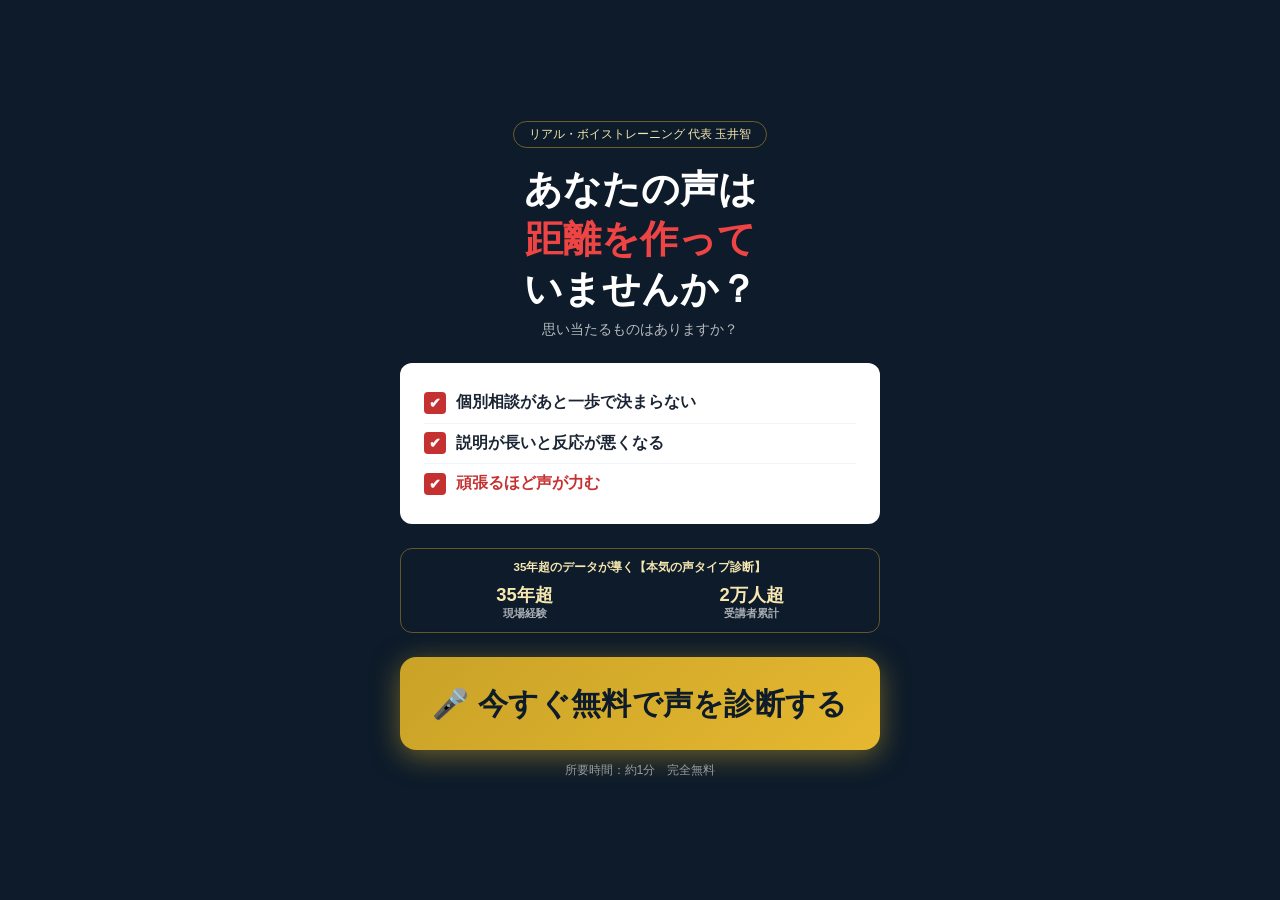
<file: static/lp.html>
<!DOCTYPE html>
<html lang="ja">
<head>
    <meta charset="UTF-8">
    <meta name="viewport" content="width=device-width, initial-scale=1.0">
    <title>本気の声タイプ診断｜玉井智</title>
    <style>
        * { box-sizing: border-box; margin: 0; padding: 0; }

        body {
            font-family: 'Hiragino Kaku Gothic Pro', 'Noto Sans JP', sans-serif;
            background: #0D1B2A;
            color: white;
            min-height: 100vh;
            display: flex;
            flex-direction: column;
            align-items: center;
            justify-content: center;
            padding: 2rem 1.25rem;
        }

        .wrap {
            max-width: 480px;
            width: 100%;
            text-align: center;
        }

        .eyebrow {
            font-size: 0.78rem;
            color: #F7E7B0;
            border: 1px solid rgba(201,162,39,0.5);
            border-radius: 999px;
            display: inline-block;
            padding: 0.25rem 0.9rem;
            margin-bottom: 1rem;
        }

        h1 {
            font-size: clamp(1.7rem, 6vw, 2.4rem);
            font-weight: 900;
            line-height: 1.3;
            margin-bottom: 0.4rem;
        }

        h1 span {
            color: #ef4444;
        }

        .subtitle {
            font-size: 0.88rem;
            color: rgba(255,255,255,0.7);
            margin-bottom: 1.5rem;
        }

        /* チェックリスト */
        .checklist {
            background: white;
            border-radius: 12px;
            padding: 1.25rem 1.5rem;
            margin-bottom: 1.5rem;
            text-align: left;
        }

        .checklist-item {
            display: flex;
            align-items: center;
            gap: 0.65rem;
            padding: 0.55rem 0;
            border-bottom: 1px solid #f1f5f9;
            font-size: 0.97rem;
            color: #1a2433;
            font-weight: 600;
        }

        .checklist-item:last-child {
            border-bottom: none;
        }

        .check-icon {
            width: 22px;
            height: 22px;
            background: #c53030;
            border-radius: 4px;
            display: flex;
            align-items: center;
            justify-content: center;
            flex-shrink: 0;
            color: white;
            font-size: 0.85rem;
            font-weight: bold;
        }

        .checklist-item.red {
            color: #c53030;
        }

        /* 権威性 */
        .authority {
            background: transparent;
            border: 1px solid rgba(201,162,39,0.45);
            border-radius: 12px;
            padding: 0.7rem 1rem;
            margin-bottom: 1.5rem;
        }

        .authority-title {
            font-size: 0.72rem;
            font-weight: 700;
            margin-bottom: 0.45rem;
            color: #F7E7B0;
        }

        .authority-stats {
            display: flex;
            justify-content: space-around;
            gap: 0.5rem;
        }

        .authority-stat {
            color: white;
        }

        .authority-stat .num {
            font-size: 1.15rem;
            font-weight: 900;
            display: block;
            color: #F7E7B0;
        }

        .authority-stat .label {
            font-size: 0.68rem;
            font-weight: 600;
            display: block;
            color: rgba(255,255,255,0.65);
        }

        /* CTAボタン */
        .cta-btn {
            display: block;
            background: linear-gradient(135deg, #C9A227, #e6b830);
            color: #0D1B2A;
            font-size: 1.85rem;
            font-weight: 900;
            padding: 1.7rem 1.5rem;
            border-radius: 16px;
            text-decoration: none;
            width: 100%;
            margin-bottom: 0.75rem;
            animation: pulse 1.8s ease-in-out infinite;
            box-shadow: 0 6px 28px rgba(201,162,39,0.5);
            letter-spacing: 0.01em;
            line-height: 1.3;
        }

        @keyframes pulse {
            0%, 100% { box-shadow: 0 6px 28px rgba(201,162,39,0.5); transform: scale(1); }
            50%       { box-shadow: 0 10px 40px rgba(201,162,39,0.85); transform: scale(1.025); }
        }

        .cta-sub {
            font-size: 0.78rem;
            color: rgba(255,255,255,0.55);
        }
    </style>
</head>
<body>
<div class="wrap">

    <div class="eyebrow">リアル・ボイストレーニング 代表 玉井智</div>

    <h1>あなたの声は<br><span>距離を作って</span><br>いませんか？</h1>
    <p class="subtitle">思い当たるものはありますか？</p>

    <div class="checklist">
        <div class="checklist-item">
            <div class="check-icon">✔</div>
            個別相談があと一歩で決まらない
        </div>
        <div class="checklist-item">
            <div class="check-icon">✔</div>
            説明が長いと反応が悪くなる
        </div>
        <div class="checklist-item red">
            <div class="check-icon">✔</div>
            頑張るほど声が力む
        </div>
    </div>

    <div class="authority">
        <div class="authority-title">35年超のデータが導く【本気の声タイプ診断】</div>
        <div class="authority-stats">
            <div class="authority-stat">
                <span class="num">35年超</span>
                <span class="label">現場経験</span>
            </div>
            <div class="authority-stat">
                <span class="num">2万人超</span>
                <span class="label">受講者累計</span>
            </div>
        </div>
    </div>

    <a class="cta-btn" href="/">
        🎤 今すぐ無料で声を診断する
    </a>
    <p class="cta-sub">所要時間：約1分　完全無料</p>

</div>
</body>
</html>
</file>
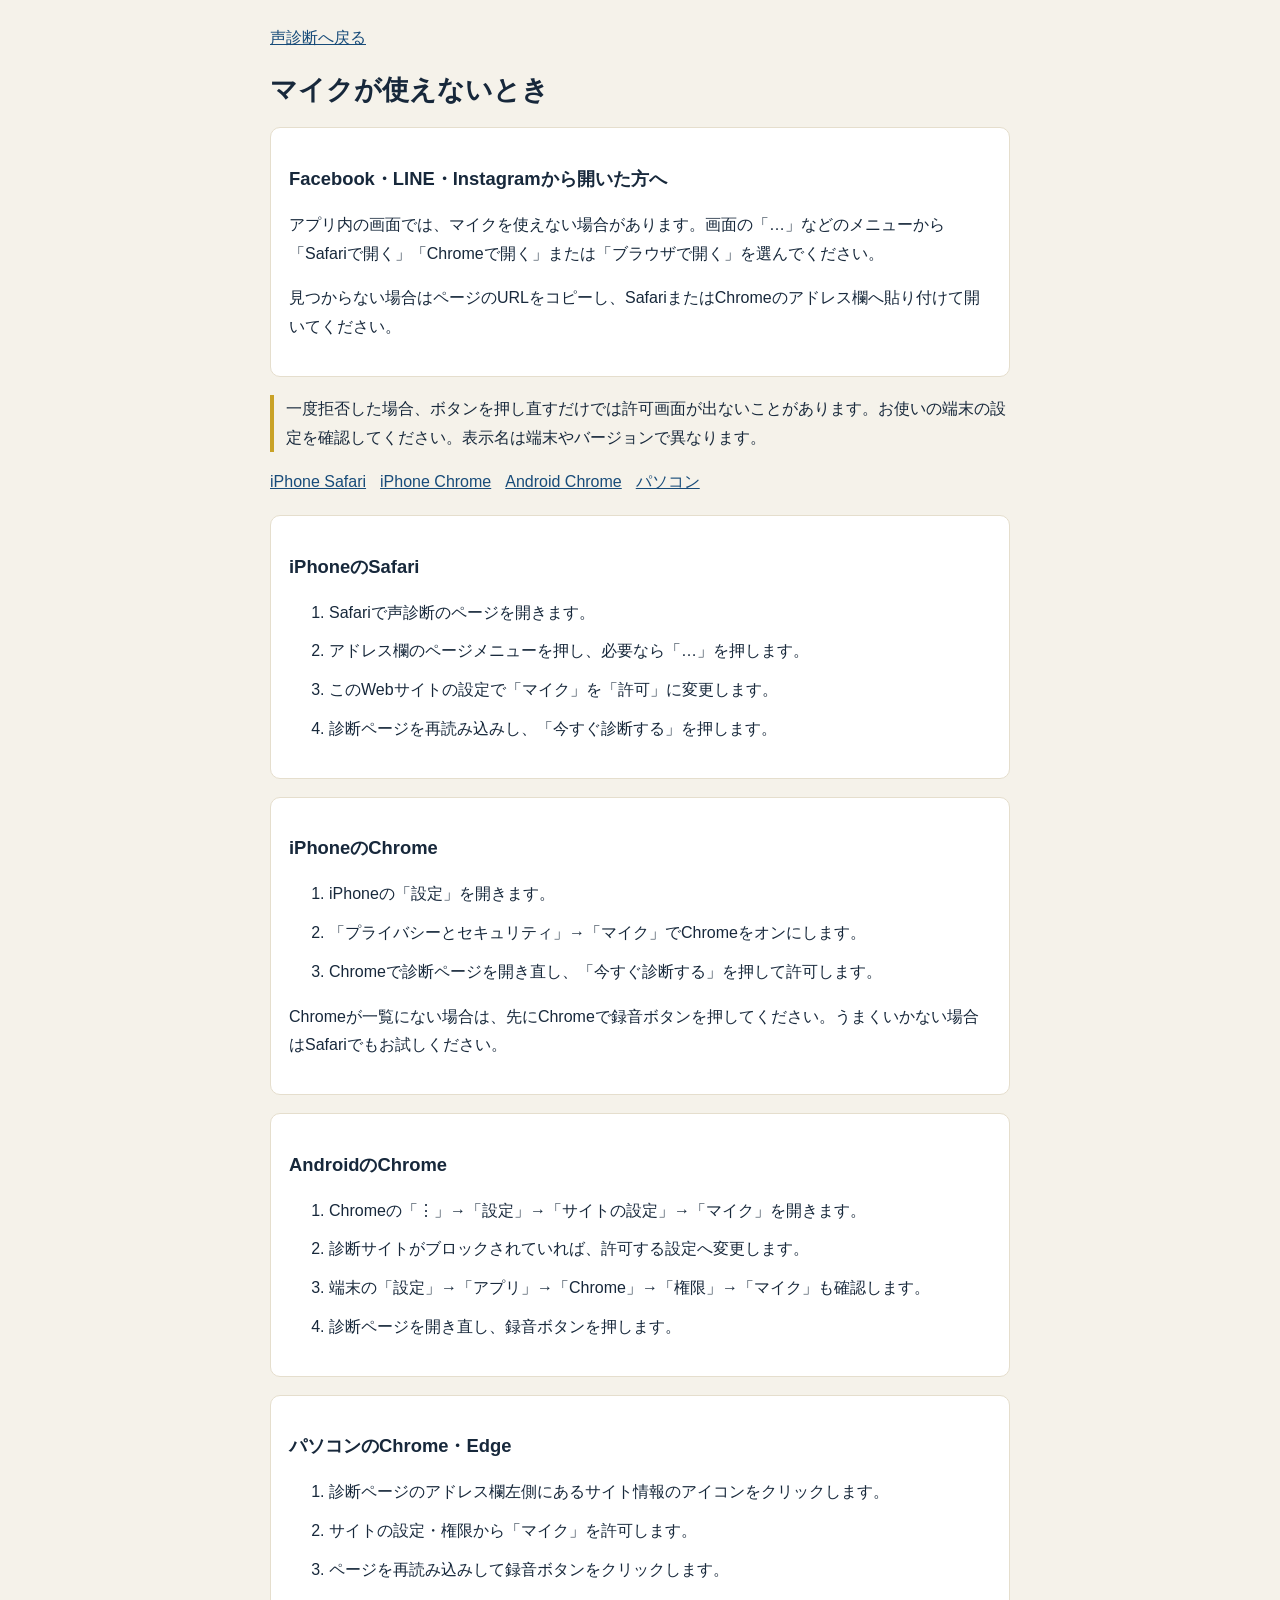
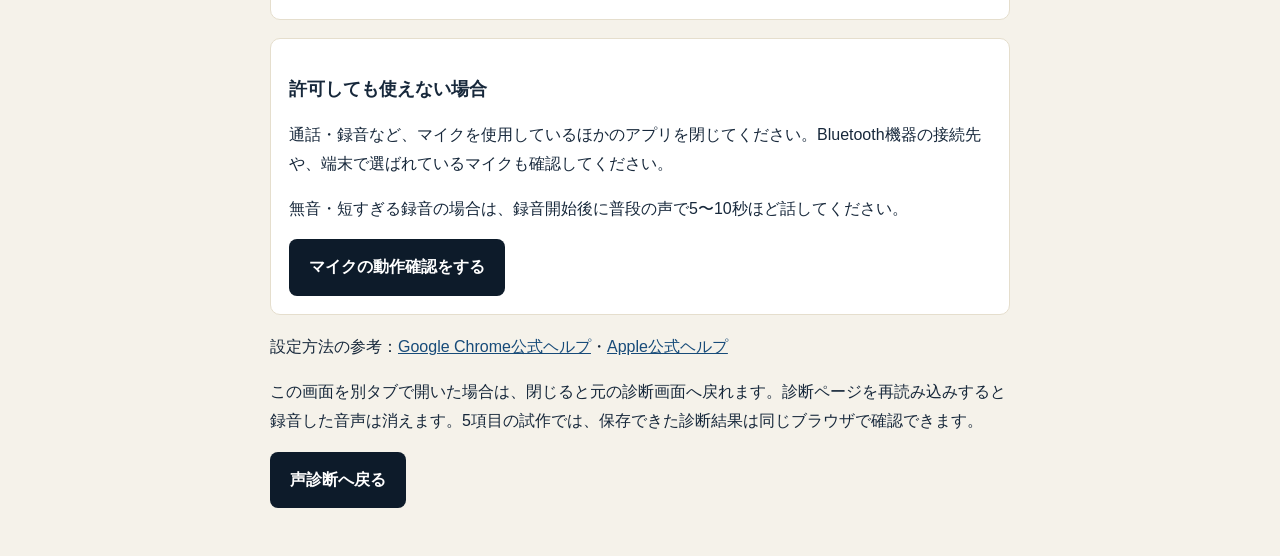
<file: static/microphone-help.html>
<!doctype html>
<html lang="ja"><head><meta charset="utf-8"><meta name="viewport" content="width=device-width,initial-scale=1"><title>マイクが使えないとき｜7秒無料声診断</title><link rel="stylesheet" href="/static/microphone.css"></head>
<body><main><a href="/">声診断へ戻る</a><h1>マイクが使えないとき</h1>
<section><h2>Facebook・LINE・Instagramから開いた方へ</h2><p>アプリ内の画面では、マイクを使えない場合があります。画面の「…」などのメニューから「Safariで開く」「Chromeで開く」または「ブラウザで開く」を選んでください。</p><p>見つからない場合はページのURLをコピーし、SafariまたはChromeのアドレス欄へ貼り付けて開いてください。</p></section>
<p class="note">一度拒否した場合、ボタンを押し直すだけでは許可画面が出ないことがあります。お使いの端末の設定を確認してください。表示名は端末やバージョンで異なります。</p>
<nav aria-label="端末別設定"><a href="#safari">iPhone Safari</a><a href="#ios-chrome">iPhone Chrome</a><a href="#android">Android Chrome</a><a href="#pc">パソコン</a></nav>
<section id="safari"><h2>iPhoneのSafari</h2><ol><li>Safariで声診断のページを開きます。</li><li>アドレス欄のページメニューを押し、必要なら「…」を押します。</li><li>このWebサイトの設定で「マイク」を「許可」に変更します。</li><li>診断ページを再読み込みし、「今すぐ診断する」を押します。</li></ol></section>
<section id="ios-chrome"><h2>iPhoneのChrome</h2><ol><li>iPhoneの「設定」を開きます。</li><li>「プライバシーとセキュリティ」→「マイク」でChromeをオンにします。</li><li>Chromeで診断ページを開き直し、「今すぐ診断する」を押して許可します。</li></ol><p>Chromeが一覧にない場合は、先にChromeで録音ボタンを押してください。うまくいかない場合はSafariでもお試しください。</p></section>
<section id="android"><h2>AndroidのChrome</h2><ol><li>Chromeの「⋮」→「設定」→「サイトの設定」→「マイク」を開きます。</li><li>診断サイトがブロックされていれば、許可する設定へ変更します。</li><li>端末の「設定」→「アプリ」→「Chrome」→「権限」→「マイク」も確認します。</li><li>診断ページを開き直し、録音ボタンを押します。</li></ol></section>
<section id="pc"><h2>パソコンのChrome・Edge</h2><ol><li>診断ページのアドレス欄左側にあるサイト情報のアイコンをクリックします。</li><li>サイトの設定・権限から「マイク」を許可します。</li><li>ページを再読み込みして録音ボタンをクリックします。</li></ol></section>
<section><h2>許可しても使えない場合</h2><p>通話・録音など、マイクを使用しているほかのアプリを閉じてください。Bluetooth機器の接続先や、端末で選ばれているマイクも確認してください。</p><p>無音・短すぎる録音の場合は、録音開始後に普段の声で5〜10秒ほど話してください。</p><a class="button" href="/mic-test">マイクの動作確認をする</a></section>
<p>設定方法の参考：<a href="https://support.google.com/chrome/answer/2693767?hl=ja" target="_blank" rel="noopener">Google Chrome公式ヘルプ</a>・<a href="https://support.apple.com/ja-jp/guide/iphone/iph168c4bbd5/ios" target="_blank" rel="noopener">Apple公式ヘルプ</a></p>
<p>この画面を別タブで開いた場合は、閉じると元の診断画面へ戻れます。診断ページを再読み込みすると録音した音声は消えます。5項目の試作では、保存できた診断結果は同じブラウザで確認できます。</p><a class="button" href="/">声診断へ戻る</a></main><script src="/static/preview-navigation.js"></script></body></html>
</file>
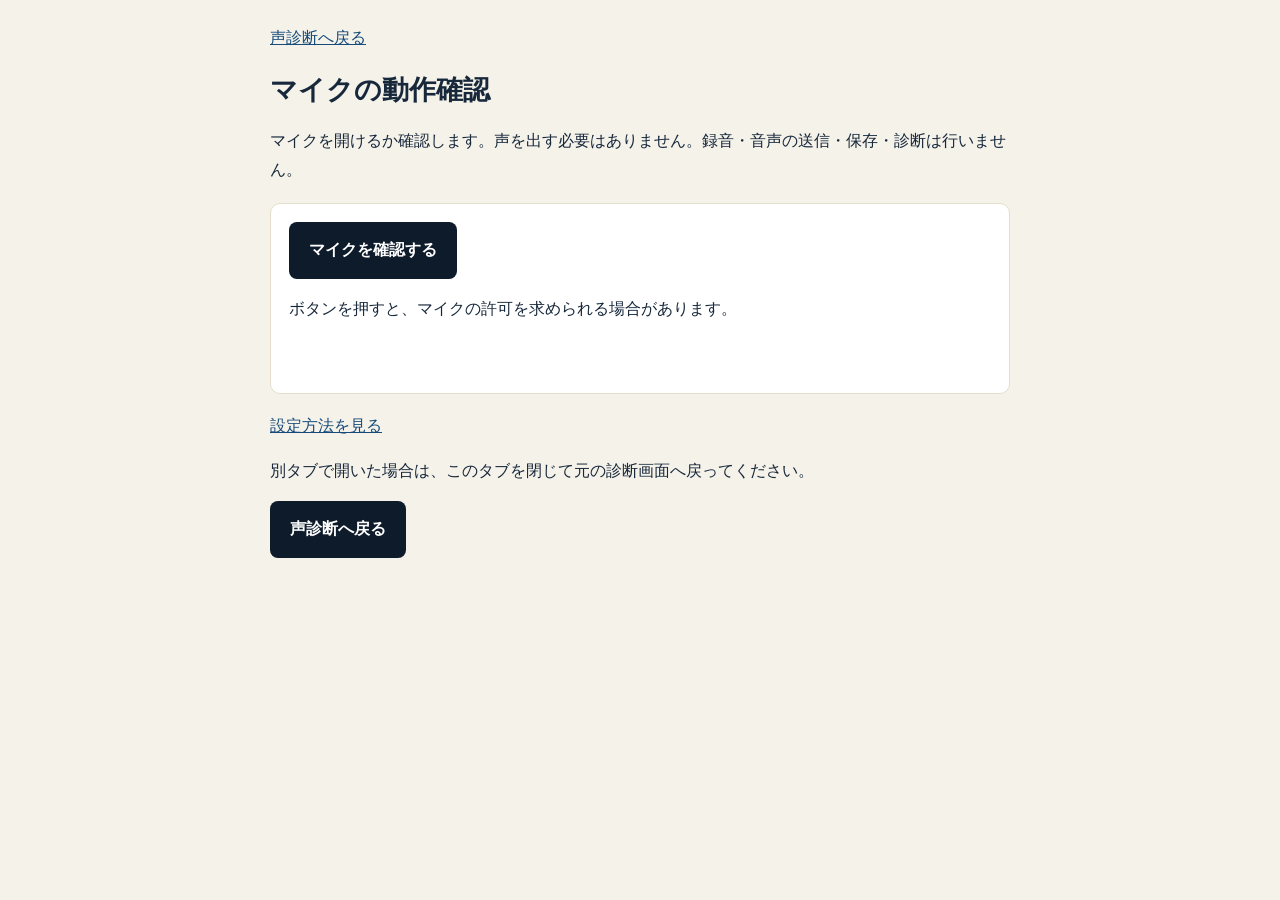
<file: static/microphone-test.html>
<!doctype html>
<html lang="ja"><head><meta charset="utf-8"><meta name="viewport" content="width=device-width,initial-scale=1"><title>マイク動作確認｜7秒無料声診断</title><link rel="stylesheet" href="/static/microphone.css"></head>
<body><main><a href="/">声診断へ戻る</a><h1>マイクの動作確認</h1><p>マイクを開けるか確認します。声を出す必要はありません。録音・音声の送信・保存・診断は行いません。</p><section><button id="testButton" type="button">マイクを確認する</button><p id="testStatus" role="status" aria-live="polite">ボタンを押すと、マイクの許可を求められる場合があります。</p><p id="testCode"></p></section><p><a href="/help/microphone">設定方法を見る</a></p><p>別タブで開いた場合は、このタブを閉じて元の診断画面へ戻ってください。</p><a class="button" href="/">声診断へ戻る</a></main><script src="/static/recording-support.js"></script><script src="/static/microphone-test.js"></script><script src="/static/preview-navigation.js"></script></body></html>
</file>
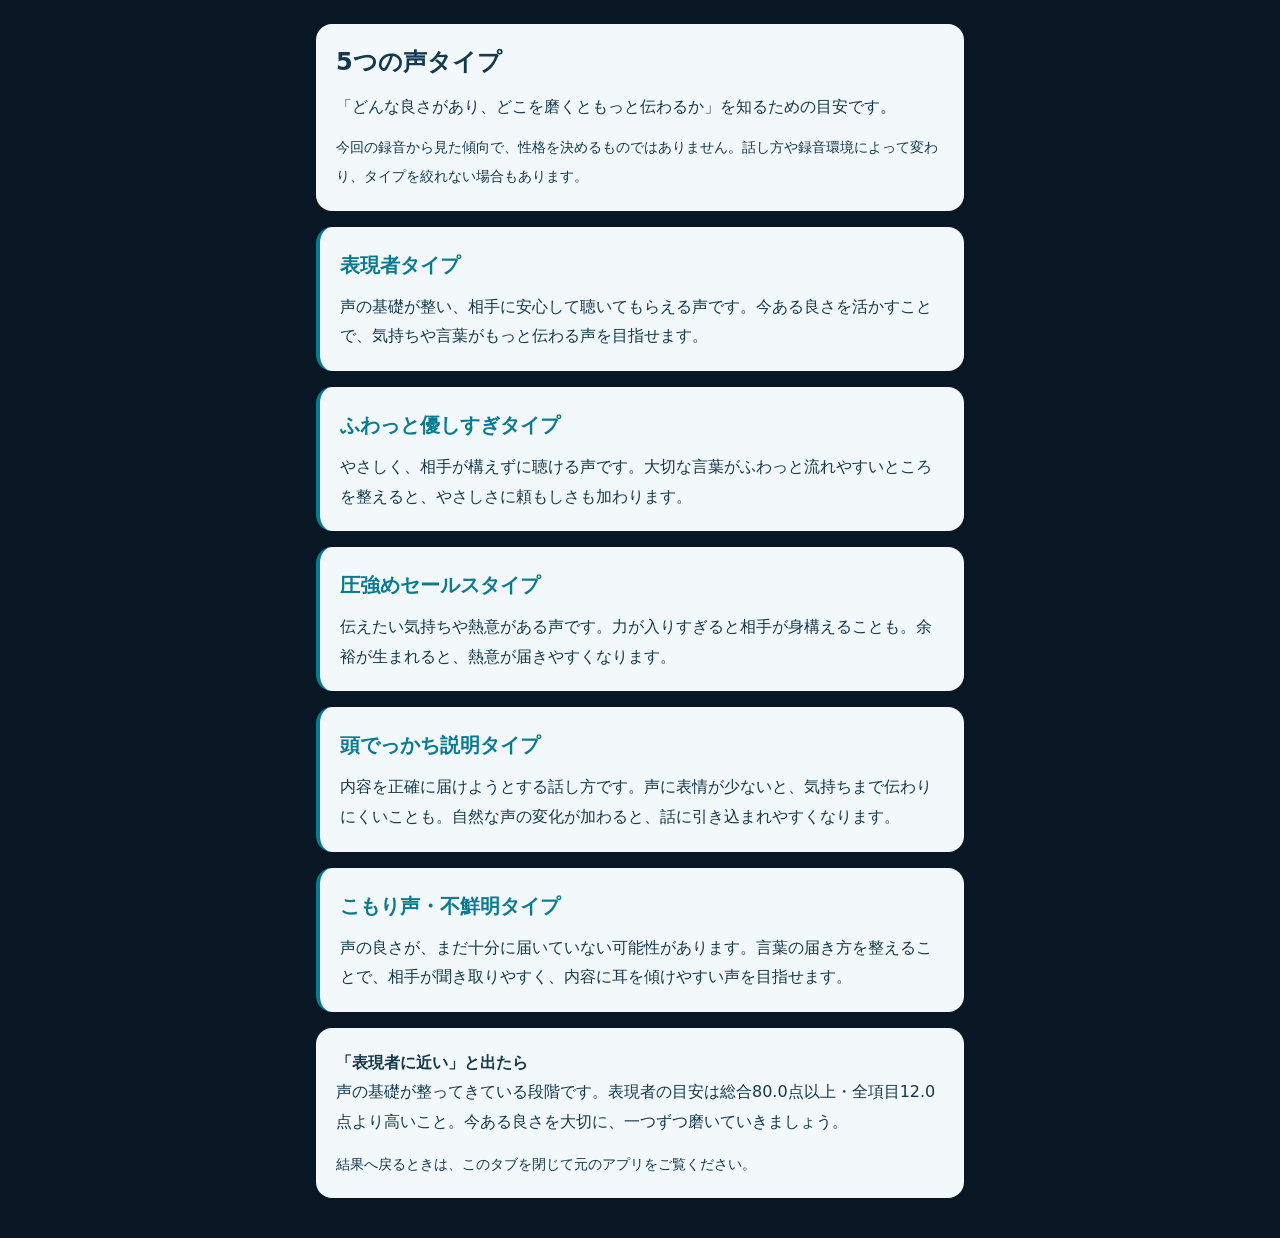
<file: static/voice-types.html>
<!doctype html>
<html lang="ja">
<head>
<meta charset="utf-8"><meta name="viewport" content="width=device-width, initial-scale=1">
<title>5つの声タイプ｜声診断アプリ Ver.2.0</title>
<style>
*{box-sizing:border-box}body{margin:0;background:#091724;color:#12394d;font-family:system-ui,sans-serif;line-height:1.85}main{max-width:680px;margin:auto;padding:24px 16px}header,section,footer{background:#f3f8fa;border-radius:16px;padding:20px;margin-bottom:16px}h1{font-size:24px;line-height:1.5;margin:0 0 12px}h2{font-size:20px;color:#087b90;margin:0 0 8px}p{margin:0}header p+p{margin-top:10px}small{font-size:14px}section{border-left:4px solid #087b90}
</style></head>
<body><main>
<header><h1>5つの声タイプ</h1><p>「どんな良さがあり、どこを磨くともっと伝わるか」を知るための目安です。</p><p><small>今回の録音から見た傾向で、性格を決めるものではありません。話し方や録音環境によって変わり、タイプを絞れない場合もあります。</small></p></header>
<section><h2>表現者タイプ</h2><p>声の基礎が整い、相手に安心して聴いてもらえる声です。今ある良さを活かすことで、気持ちや言葉がもっと伝わる声を目指せます。</p></section>
<section><h2>ふわっと優しすぎタイプ</h2><p>やさしく、相手が構えずに聴ける声です。大切な言葉がふわっと流れやすいところを整えると、やさしさに頼もしさも加わります。</p></section>
<section><h2>圧強めセールスタイプ</h2><p>伝えたい気持ちや熱意がある声です。力が入りすぎると相手が身構えることも。余裕が生まれると、熱意が届きやすくなります。</p></section>
<section><h2>頭でっかち説明タイプ</h2><p>内容を正確に届けようとする話し方です。声に表情が少ないと、気持ちまで伝わりにくいことも。自然な声の変化が加わると、話に引き込まれやすくなります。</p></section>
<section><h2>こもり声・不鮮明タイプ</h2><p>声の良さが、まだ十分に届いていない可能性があります。言葉の届き方を整えることで、相手が聞き取りやすく、内容に耳を傾けやすい声を目指せます。</p></section>
<footer><p><strong>「表現者に近い」と出たら</strong><br>声の基礎が整ってきている段階です。表現者の目安は総合80.0点以上・全項目12.0点より高いこと。今ある良さを大切に、一つずつ磨いていきましょう。</p><p style="margin-top:12px"><small>結果へ戻るときは、このタブを閉じて元のアプリをご覧ください。</small></p></footer>
</main></body></html>
</file>
<file: static/microphone.css>
:root{font-family:'Segoe UI','Noto Sans JP',sans-serif;color:#17283b;background:#f5f2ea;line-height:1.8}body{margin:0}main{max-width:740px;margin:auto;padding:24px 18px 48px}h1{font-size:1.7rem;line-height:1.4}h2{font-size:1.15rem}section{background:white;border:1px solid #e5decd;border-radius:10px;padding:18px;margin:18px 0}a{color:#174b79}button,.button{display:inline-block;background:#0d1b2a;color:white;border:0;border-radius:8px;padding:14px 20px;font:inherit;font-weight:700;text-decoration:none;cursor:pointer}button:disabled{opacity:.55}li{margin:10px 0}code{overflow-wrap:anywhere}nav{display:flex;gap:14px;flex-wrap:wrap}.note{border-left:4px solid #c9a227;padding-left:12px}.hidden{display:none}#testStatus{min-height:4em}button:focus-visible,a:focus-visible{outline:3px solid #2480c0;outline-offset:3px}
</file>
